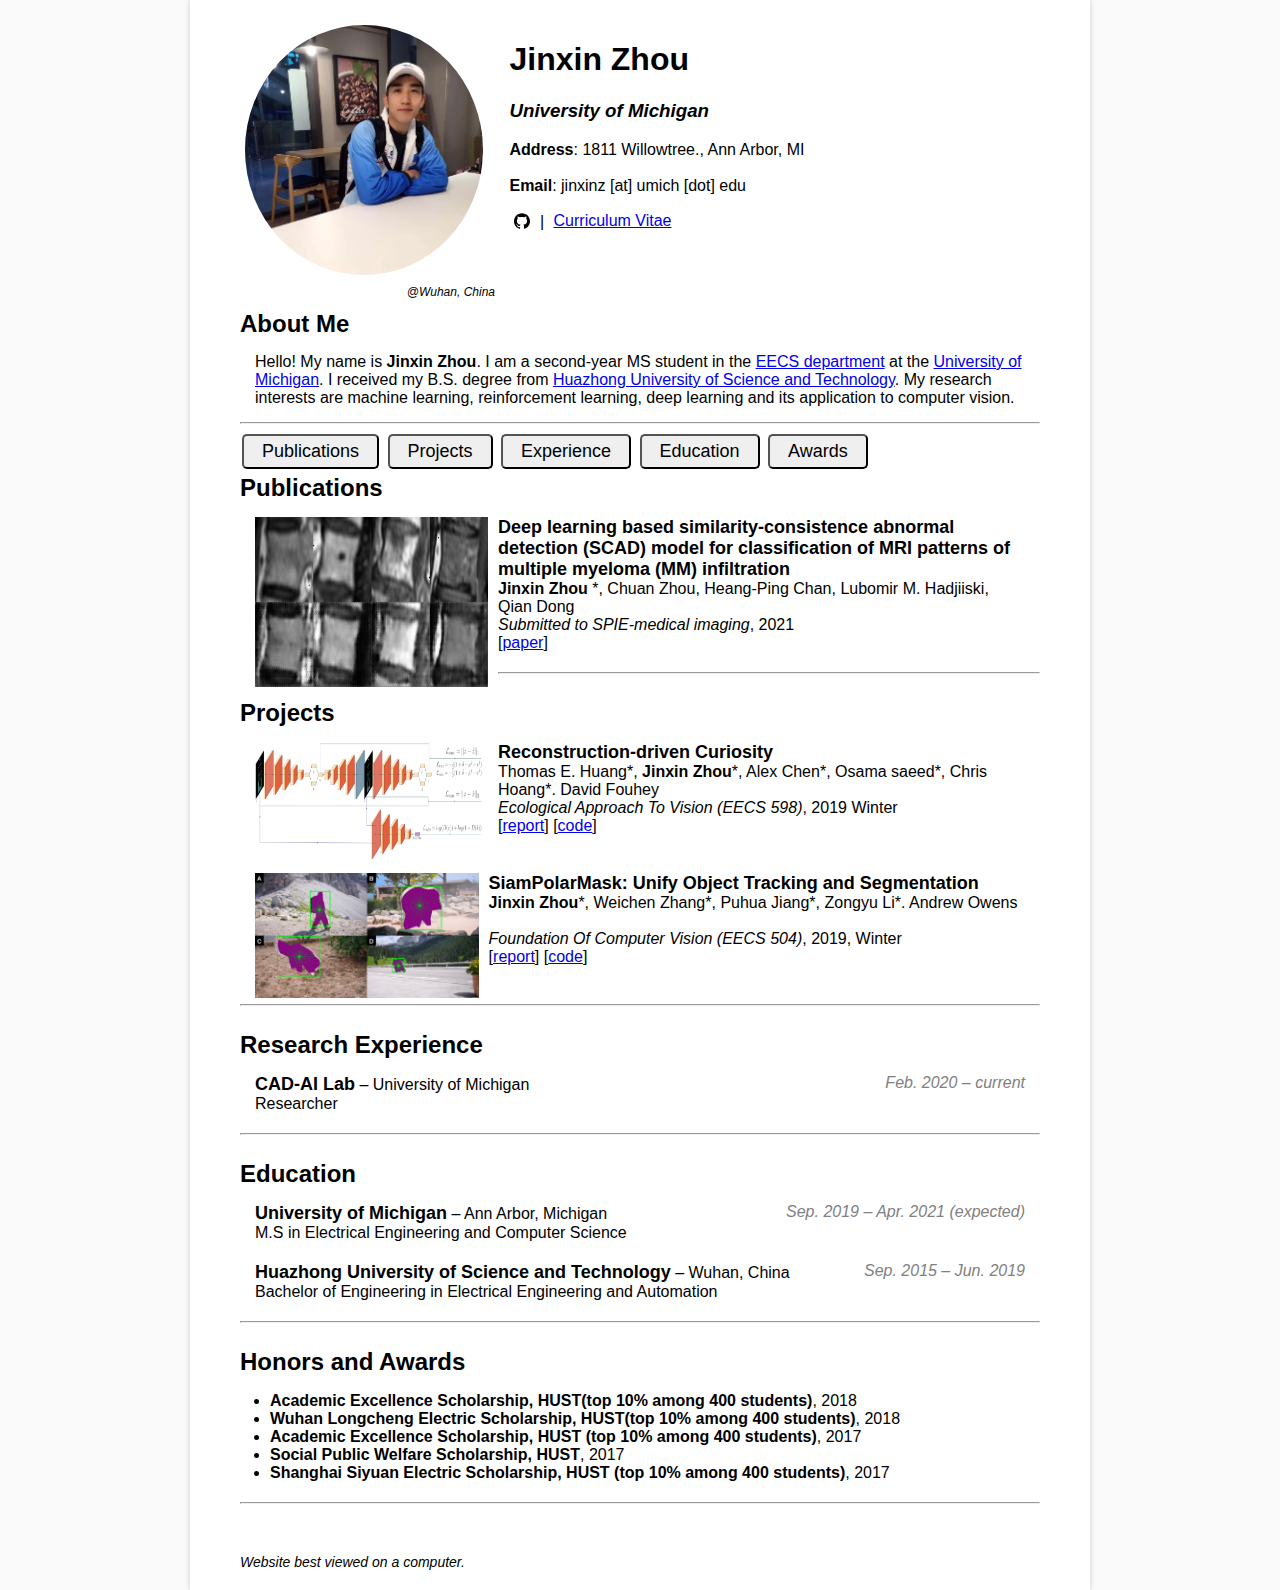
<file: index.html>
<html>
<head>
    <title>Jinxin Zhou</title>
    <!--
    MMMMMMMMMMMMMMMMMMMMMMMMMMMMMMMMMMMMMMMMMMMMMMMMMMMMMMMMMMMM
    MMMMMMMMMMMMMMMMMMMMMMMMMMMMMMMMMMMMMMMMMMMMMMMMMMMMMMMMMMMM
    MMMMMMMMMMMMMMMMMMMMMMMMMMMMMMMMMMMMMMMMMMMMMMMMMMMMMMMMMMMM
    MMMMMMMMMMMMMMMMMMMMMMMMMMMMMMMMMMMMMMMMMMMMMMMMMMMMMMMMMMMM
    MMMMMMMM             MMMMMMMMMMMMMMMMM             MMMMMMMMM
    MMMMMMMM              MMMMMMMMMMMMMMM              MMMMMMMMM
    MMMMMMMM                MMMMMMMMMMM                MMMMMMMMM
    MMMMMMMM                 MMMMMMMMM                 MMMMMMMMM
    MMMMMMMM                  MMMMMMM                  MMMMMMMMM
    MMMMMMMMMMMM               MMMMM                MMMMMMMMMMMM
    MMMMMMMMMMMM                MMM                 MMMMMMMMMMMM
    MMMMMMMMMMMM                 V                  MMMMMMMMMMMM
    MMMMMMMMMMMM                                    MMMMMMMMMMMM
    MMMMMMMMMMMM         ^               ^          MMMMMMMMMMMM
    MMMMMMMMMMMM         MM             MM          MMMMMMMMMMMM
    MMMMMMMMMMMM         MMMM         MMMM          MMMMMMMMMMMM
    MMMMMMMMMMMM         MMMMM       MMMMM          MMMMMMMMMMMM
    MMMMMMMMMMMM         MMMMMM     MMMMMM          MMMMMMMMMMMM
    MMMMMMMM                MMMM   MMMM                MMMMMMMMM
    MMMMMMMM                MMMMMVMMMMM                MMMMMMMMM
    MMMMMMMM                MMMMMMMMMMM                MMMMMMMMM
    MMMMMMMM                MMMMMMMMMMM                MMMMMMMMM
    MMMMMMMM                MMMMMMMMMMM                MMMMMMMMM
    MMMMMMMMMMMMMMMMMMMMMMMMMMMMMMMMMMMMMMMMMMMMMMMMMMMMMMMMMMMM
    MMMMMMMMMMMMMMMMMMMMMMMMMMMMMMMMMMMMMMMMMMMMMMMMMMMMMMMMMMMM
    MMMMMMMMMMMMMMMMMMMMMMMMMMMMMMMMMMMMMMMMMMMMMMMMMMMMMMMMMMMM
    MMMMMMMMMMMMMMMMMMMMMMMMMMMMMMMMMMMMMMMMMMMMMMMMMMMMMMMMMMMM
    MMMMMMMMMMMMMMMMMMMMMMMMMMMMMMMMMMMMMMMMMMMMMMMMMMMMMMMMMMMM
    -->
    <link rel="stylesheet" type="text/css" href="index.css">
    <script src="index.js"></script>
</head>
<body>
    <!-- <h2>Contact Info and Links</h2> -->
    <div>
        <div id="pic_div">
            <img src="static/me.jpg" alt="Me" id="pic">
            <i id="pic_desc">@Wuhan, China</i>
        </div>
        <div id="info">
            <h1>Jinxin Zhou</h1>
            <h3><i>University of Michigan</i></h3>
            <strong>Address</strong>: 1811 Willowtree., Ann Arbor, MI <br><br>
            <strong>Email</strong>: jinxinz [at] umich [dot] edu <br><br>
            <ul id="links_list">
                <li><a href="https://github.com/jinxinzhou" target="_blank"><img height="16" width="16" src="static/icons/github.svg" /></a></li>
                   <!-- [<a href="https://github.com/jinxinzhou" target="_blank">GitHub</a>]-->
                |
                <li><a href="static/resume_Jinxin Zhou.pdf" target="_blank">Curriculum Vitae</a></li>
            </ul>
        </div>
    </div>
    <!-- <hr> -->

    <div id="about">
        <h2 class="title">About Me</h2>
        <div class="norm">
            Hello! My name is <strong>Jinxin Zhou</strong>. I am a second-year MS student in the <a href="https://www.eecs.umich.edu/" target="_blank">EECS department</a> at the <a href="https://umich.edu/" target="_blank">University of Michigan</a>. I received my B.S. degree from <a href="http://english.hust.edu.cn/" target="_blank">Huazhong University of Science and Technology</a>. My <span id="r">r</span>esearch interests are machine learning, reinforcement learning, deep learning and its <span id="a">a</span>pplication to <span id="c">c</span>omputer vision.
        </div>
       <hr>
    </div>

    <div>
        <button id="pub_but">Publications</button>
        <button id="proj_but">Projects</button>
        <button id="exp_but">Experience</button>
        <button id="tae_but"> Education</button>
        <button id="award_but">Awards</button>
    </div>

   
      <div id='pub'>
        <h2 class="title" id="pub_title">Publications</h2>
            <div class="card">
                <img src="static/med.jpg" alt="TFA" style="height: 170px; width: 233px; float: left; margin-right: 10px;">
                <div>
                    <heading>Deep learning based similarity-consistence abnormal detection (SCAD) model for classification of MRI patterns of multiple myeloma (MM) infiltration</heading>
                    <div>
                         <b>Jinxin Zhou </b>*, Chuan Zhou, Heang-Ping Chan, Lubomir M. Hadjiiski, Qian Dong
                    </div>
                    <div>
                        <i>Submitted to  SPIE-medical imaging</i>, 2021
                    </div>
                    <div>
                        [<a href="static/med.pdf" target="_blank">paper</a>]
                    </div>
                </div>
            </div>
        <hr>
    </div>
    
        <div id='proj'>
        <h2 class="title" >Projects</h2>
            <div class="card">
                <img src="static/TFA_fig1.png" alt="TFA" style="height: 125px; width: 233px; float: left; margin-right: 10px;">
                <div>
                    <heading>Reconstruction-driven Curiosity</heading>
                    <div>
                        Thomas E. Huang*, <b>Jinxin Zhou</b>*, Alex Chen*, Osama saeed*, Chris Hoang*. David Fouhey
                    </div>
                    <div>
                        <i>Ecological Approach To Vision (EECS 598)</i>, 2019 Winter
                    </div>
                    <div>
                        [<a href="static/EECS_598_Paper.pdf" target="_blank">report</a>] [<a href="https://github.com/jinxinzhou/Reconstruction-Driven-Curiosity/tree/master/Reconstruction-driven%20curiosity" target="_blank">code</a>]
                    </div>
                </div>
            </div>
            <br>
            <div class="card">
                <img src="static/Siam_fig1.png" alt="HSIM" style="height: 125px; float: left; margin-right: 10px;">
                <div>
                    <heading>SiamPolarMask: Unify Object Tracking and Segmentation</heading>
                    <div>
                         <b>Jinxin Zhou</b>*, Weichen Zhang*, Puhua Jiang*, Zongyu Li*. Andrew Owens
                    </div>
                    <div>
                        <br>
                        <i>Foundation Of Computer Vision (EECS 504)</i>, 2019, Winter
                    </div>
                    <div>
                        [<a href="static/EECS_504_paper.pdf" target="_blank">report</a>] [<a href="https://github.com/jinxinzhou/EECS-504" target="_blank">code</a>]
                        <br>
                        <br>
                    </div>
                </div>
            </div>
        <hr>
    </div>  
    
       <div id='res_exp'>
        <h2 class="title">Research Experience</h2>
        <div class="card">
            <heading>CAD-AI Lab</heading> – University of Michigan <span class="date">Feb. 2020 – current</span>
            <div>
                Researcher
            </div>
            <!-- <div class="card_body hide_on_all">
                <br>
                 I am researching the application of deep learning for abnormal detection, specfically, in a weakly-supervised way to discriminate health images and cancer images. Work done under <a href="https://medicine.umich.edu/dept/radiology/chuan-zhou-phd" target="_blank">Professor Chuan Zhou</a>.
            </div> -->
        </div>
        <hr>
    </div>

    <div id='ed'>
        <h2 class="title">Education</h2>
        <div class="card">
            <heading>University of Michigan</heading> – Ann Arbor, Michigan <span class="date">Sep. 2019 – Apr. 2021 (expected)</span>
            <div>
                M.S in Electrical Engineering and Computer Science 
            </div>
            <div class="card_body hide_on_all">
                <br>
                Relevant coursework: Computational Data and Machine Learning, Deep Learning for Computer, Reinforcement Learning Theory, Foundation of computer Vision, Vision Ecological Approach to Visual Perception.
            </div>
        </div>
        <div class="card">
            <heading>Huazhong University of Science and Technology</heading> – Wuhan, China <span class="date">Sep. 2015 – Jun. 2019</span>
            <div>
                <span id="b">B</span>achelor of Engineering in Electrical Engineering and Automation
            </div>
            <div class="card_body hide_on_all">
                <br>
                Cumulative GPA: 3.88, Major GPA: 4.0 <br>
                Relevant coursework: Machine Learning, Reinforcement Learning, Computer Vision, Artificial Intelligence, Natural Language Processing, Data Mining, Algorithmic Robotics, Web Systems, Operating Systems.<br><br>
                Honors and Awards: <a href="https://studentawards.engin.umich.edu/deanslist/" target="_blank">Dean's Honor List</a> (Fall '15, Winter & Fall '16, Fall '17, Winter '18), <a href="http://honors.umich.edu/awards.php" target="_blank">University Honors</a> (Winter '16, Fall '17, Winter '18), <a href="http://honors.umich.edu/awards.php" target="_blank">James B. Angell Scholar</a> ('18)
            </div>
        </div>
        <hr>
    </div>

    <div id='award'>
        <h2 class="title">Honors and Awards</h2>
        <div class="card">
            <div>
                <ul id='award_list'>
                    <li><strong>Academic Excellence Scholarship, HUST(top 10% among 400 students)</strong>, 2018</li>
                    <li><strong>Wuhan Longcheng Electric Scholarship, HUST(top 10% among 400 students)</strong>, 2018
                    <li><strong>Academic Excellence Scholarship, HUST (top 10% among 400 students)</strong>, 2017
                    <li><strong>Social Public Welfare Scholarship, HUST</strong>, 2017
                    <li><strong>Shanghai Siyuan Electric Scholarship, HUST (top 10% among 400 students)</strong>, 2017
                        <ul class="hide_on_all">
                            <li>Endowed in memory of Murray Orenstein in 1979 by Richard H. Orenstein (BS '62), Sarasota, Florida</li>
                        </ul>
                    </li>
                </ul>
            </div>
        </div>
        <hr>
    </div>

    <!-- Below are not shown by default -->


    <!-- <hr> -->

    <div id="footer">
        <i>Website best viewed on a computer.</i>
    </div>
</body>
</html>
</file>
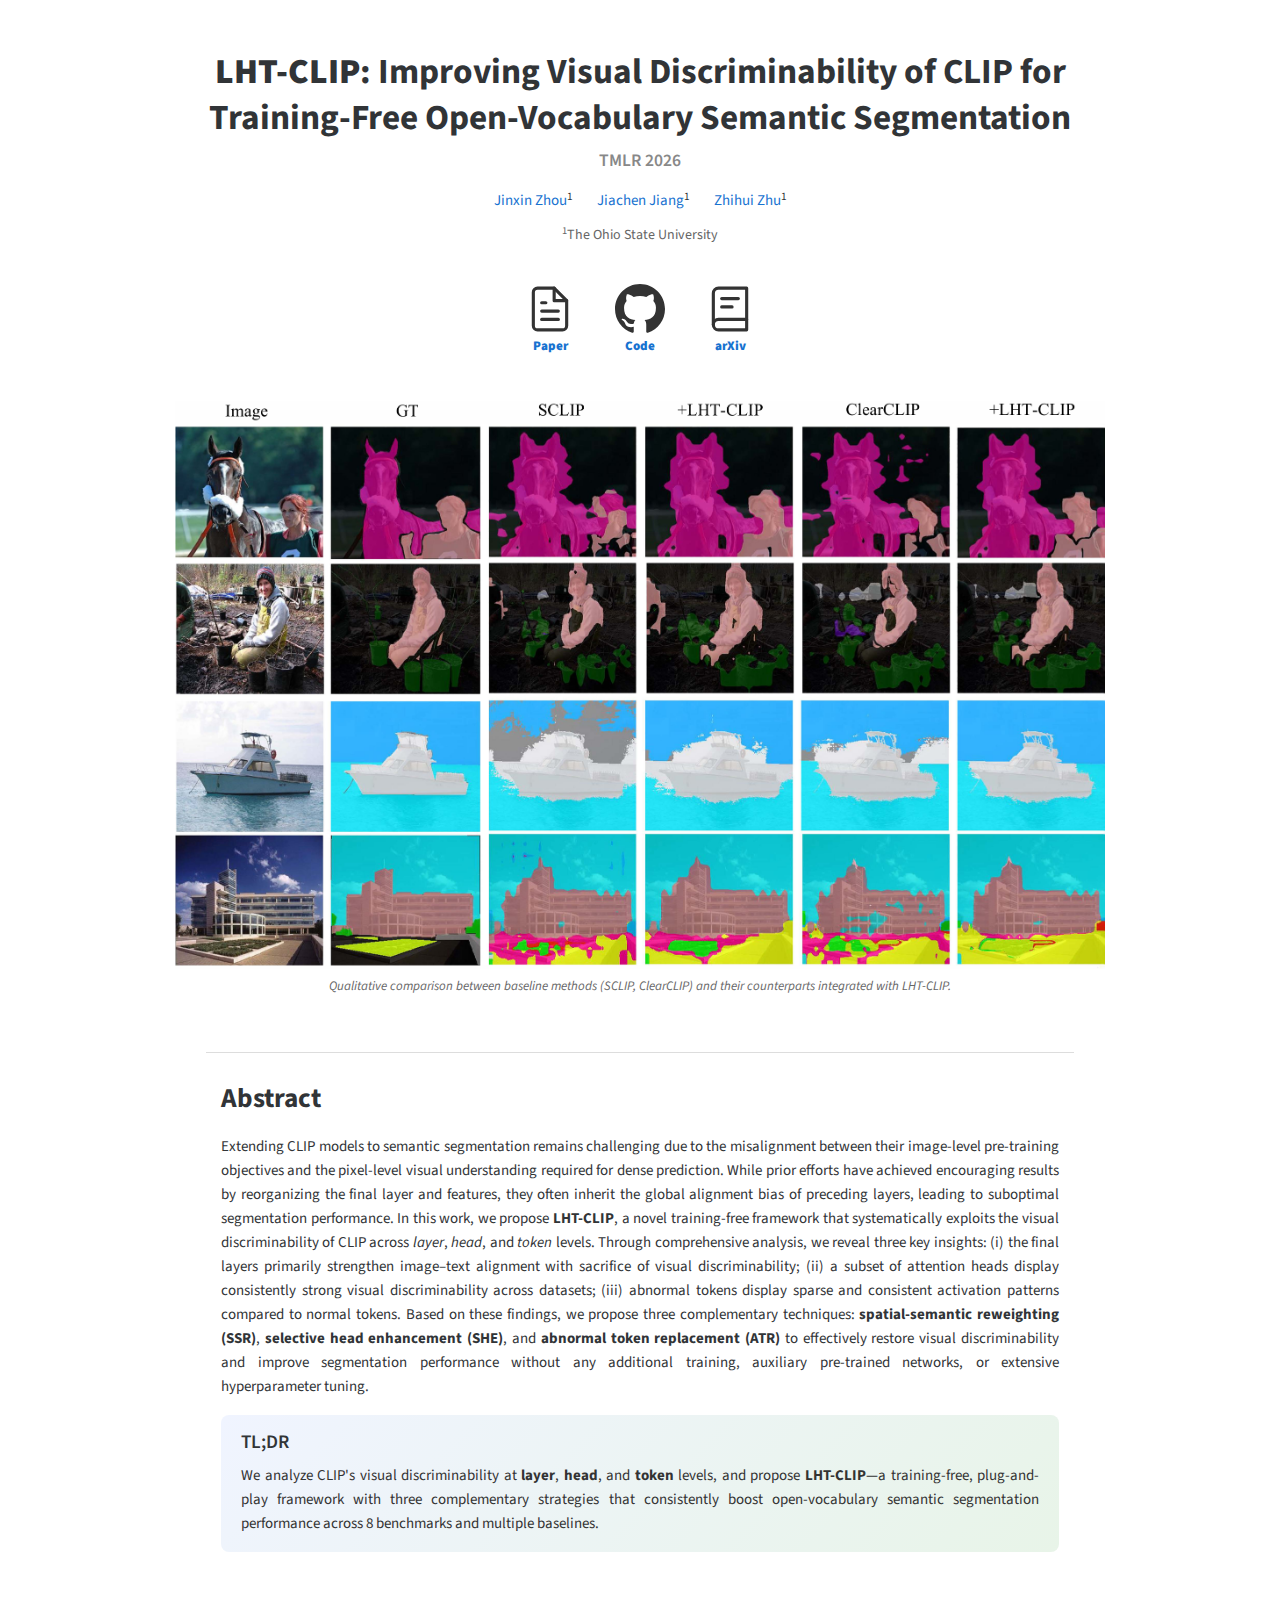
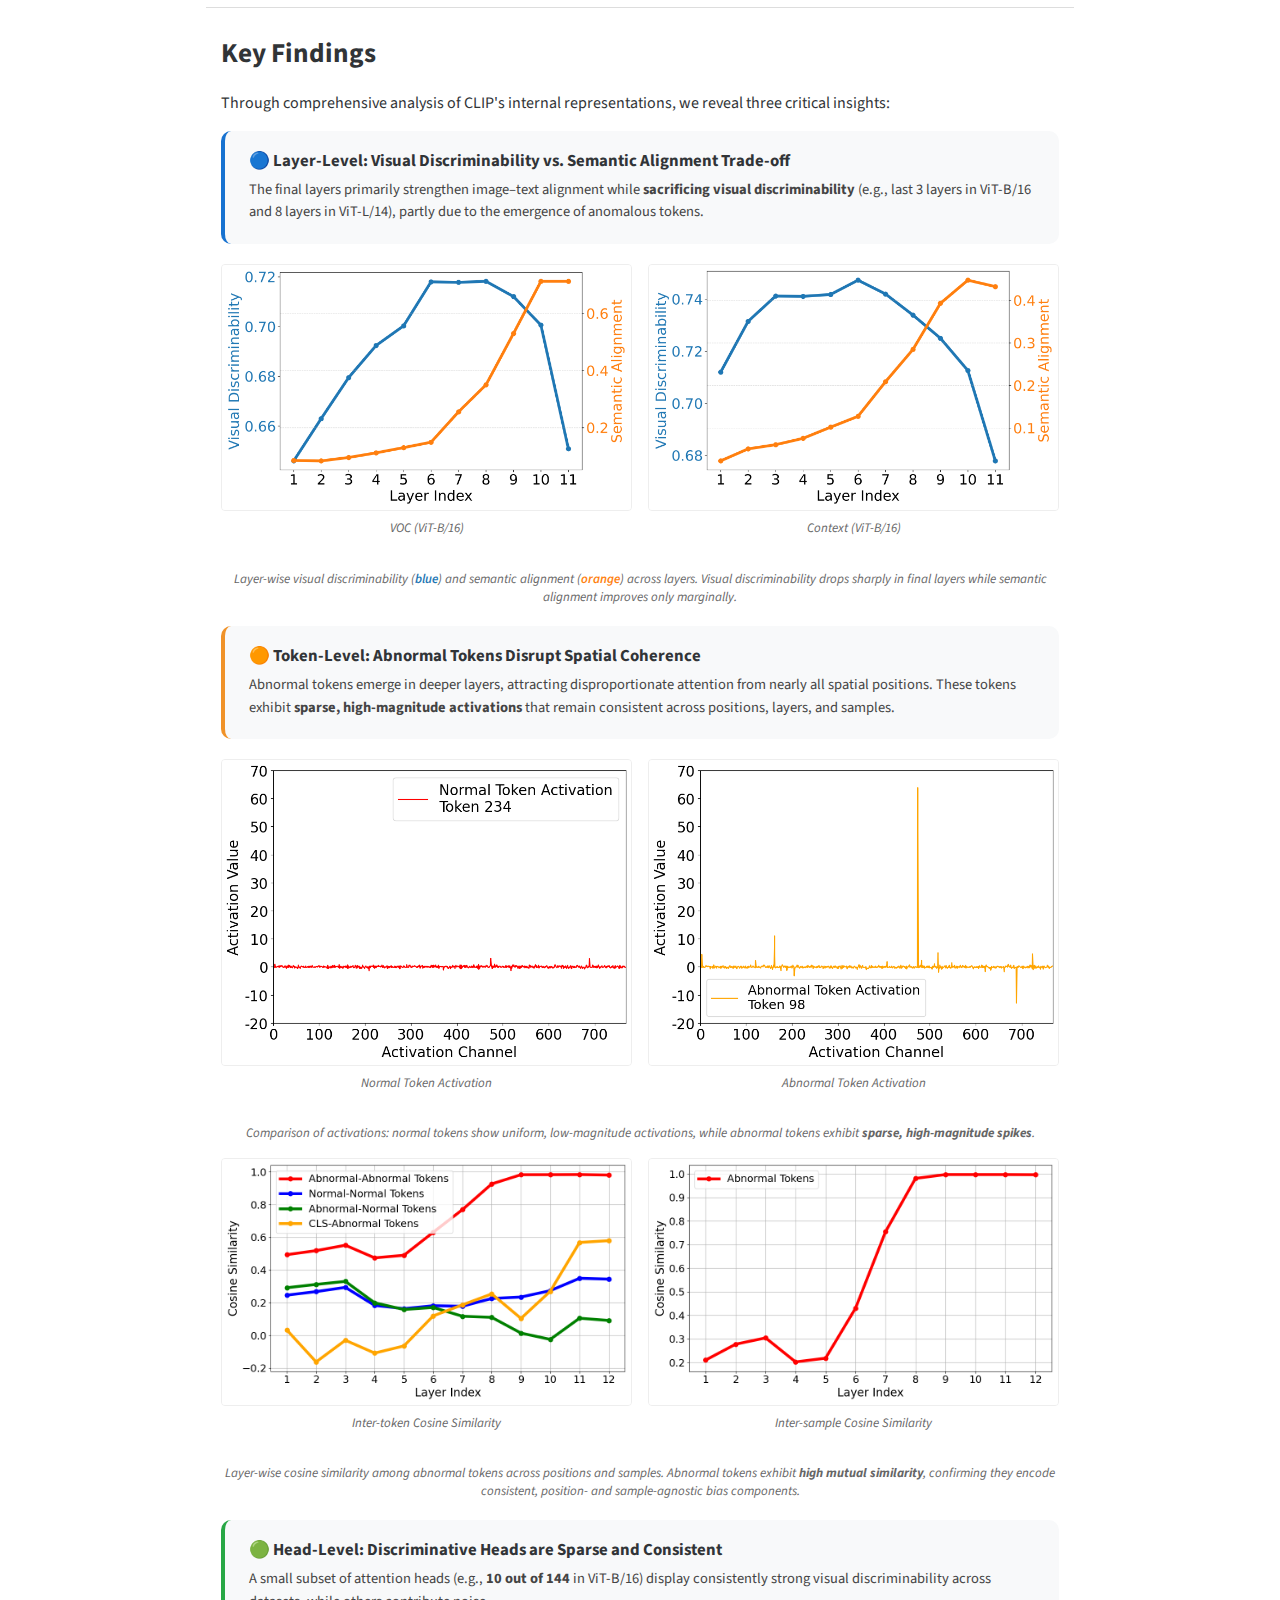
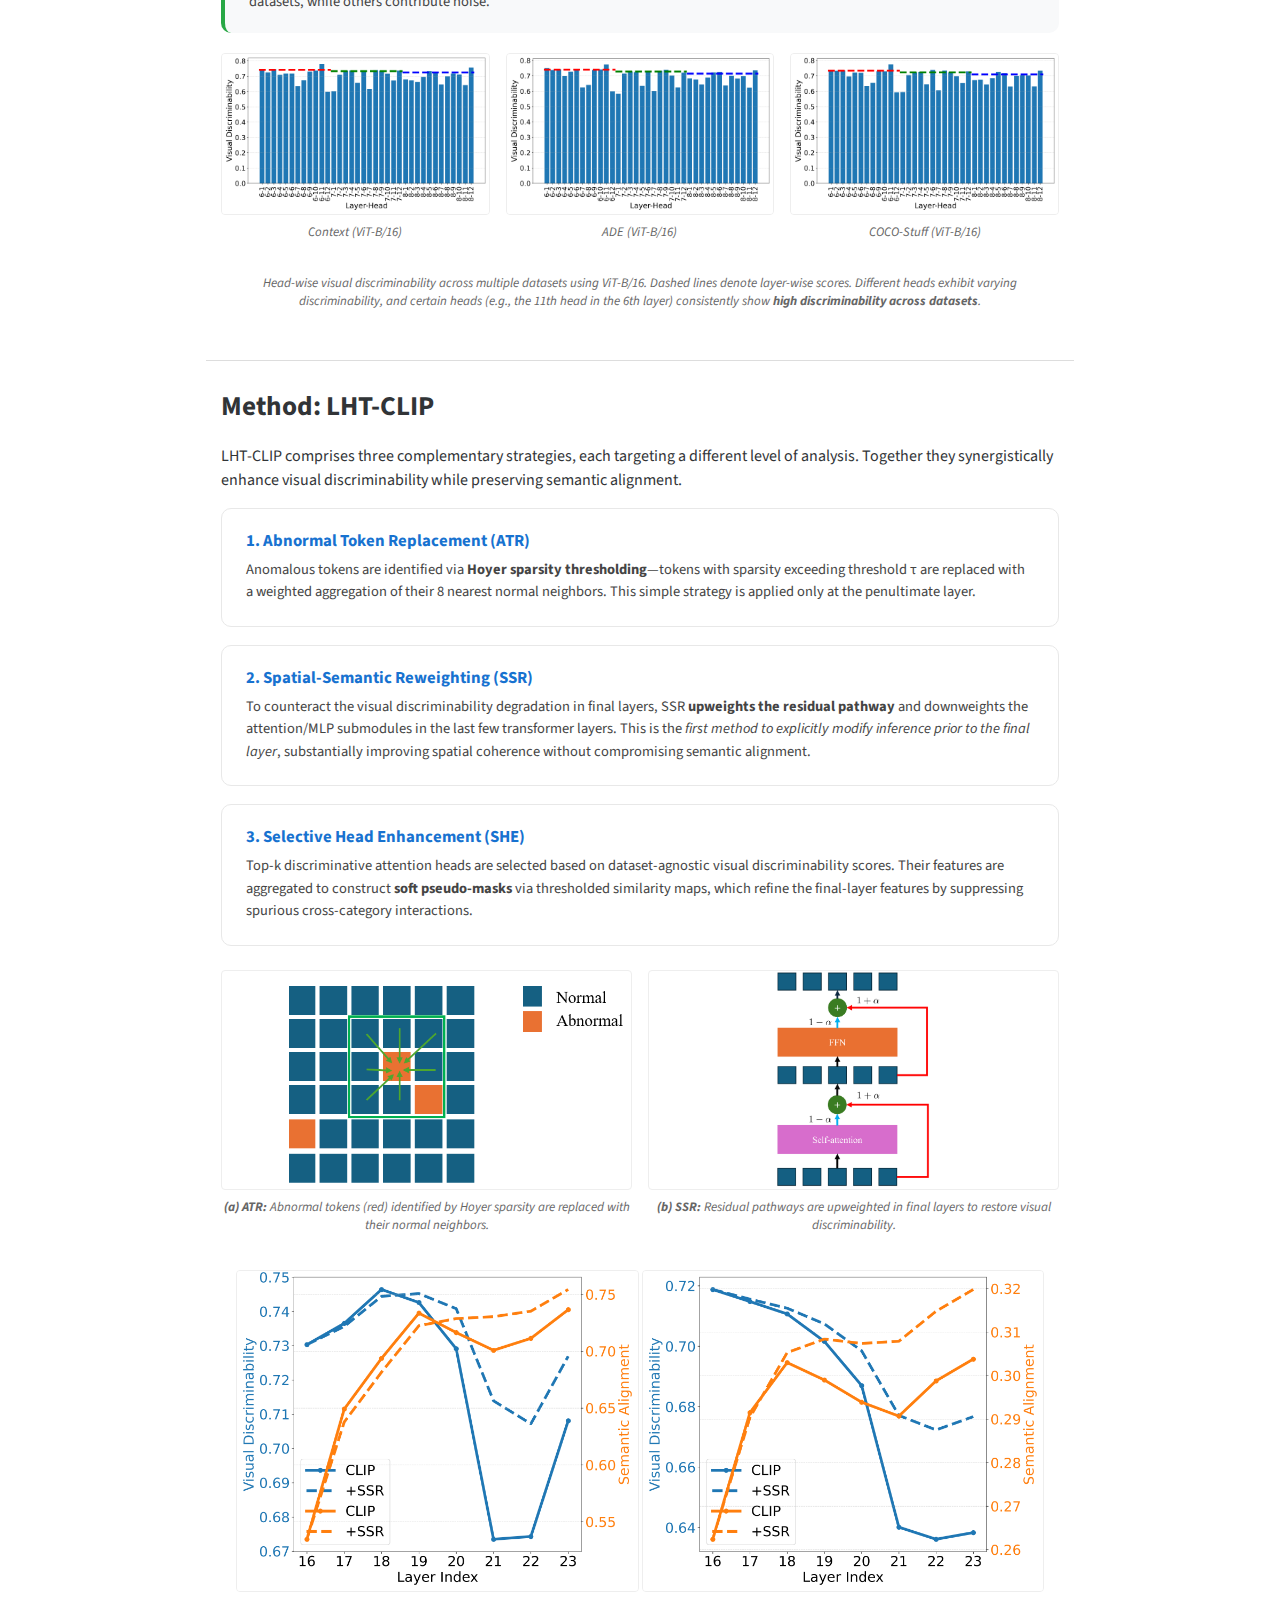
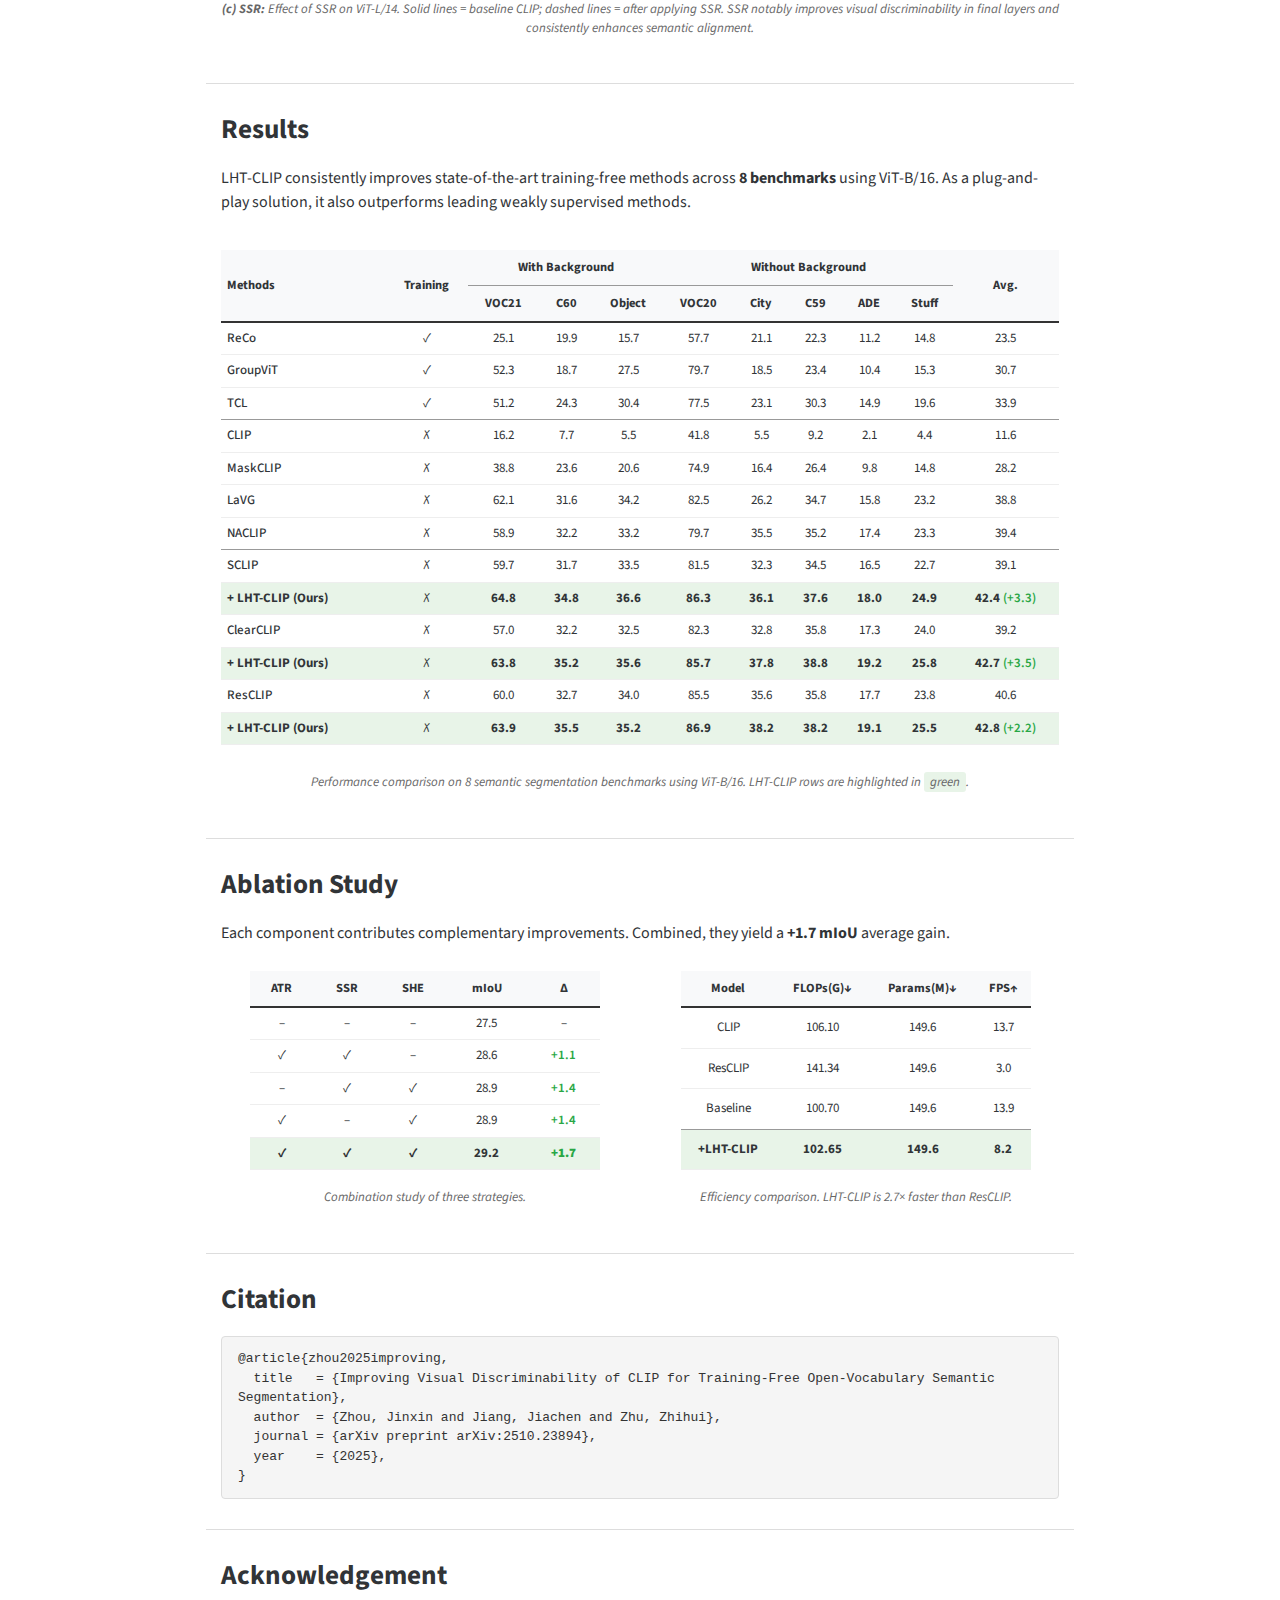
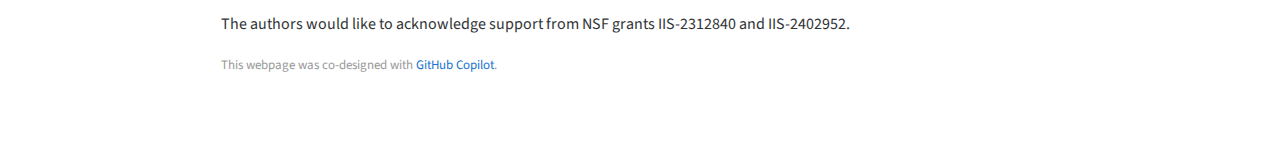
<file: LTH-CLIP/index.html>
<!DOCTYPE html>
<html>

<head>
  <meta charset="utf-8">
  <meta name="viewport" content="width=device-width, initial-scale=1.0, shrink-to-fit=no">
  <title>LHT-CLIP: Improving Visual Discriminability of CLIP for Training-Free Open-Vocabulary Semantic Segmentation</title>

  <meta property="og:site_name" content="LHT-CLIP" />
  <meta property="og:type" content="article" />
  <meta property="og:title" content="LHT-CLIP: Improving Visual Discriminability of CLIP for Training-Free Open-Vocabulary Semantic Segmentation" />
  <meta property="og:description" content="A training-free framework that systematically exploits CLIP's visual discriminability across layer, head, and token levels for open-vocabulary semantic segmentation." />

  <!-- Bootstrap CSS -->
  <link rel="stylesheet" href="https://cdnjs.cloudflare.com/ajax/libs/twitter-bootstrap/4.5.0/css/bootstrap.min.css">
  <!-- Font Awesome -->
  <link rel="stylesheet" href="https://cdnjs.cloudflare.com/ajax/libs/font-awesome/6.4.0/css/all.min.css">
  <!-- Google Fonts -->
  <link href="https://fonts.googleapis.com/css2?family=Source+Sans+Pro:wght@300;400;600;700&display=swap" rel="stylesheet">

  <style>
    body {
      font-family: 'Source Sans Pro', 'Lato', Verdana, Helvetica, sans-serif;
      padding-bottom: 50px;
      color: #313437;
      background-color: #fff;
    }

    a {
      color: #1772d0;
      text-decoration: none;
    }

    a:focus, a:hover {
      color: #f09228;
      text-decoration: none;
    }

    .highlight-clean {
      color: #313437;
      background-color: #fff;
      padding: 50px 0 10px 0;
    }

    .highlight-clean p {
      color: #7d8285;
    }

    #title {
      font-size: 2.2em;
      font-weight: 700;
      line-height: 1.3;
      margin-bottom: 10px;
    }

    #title small {
      font-size: 0.5em;
      font-weight: 600;
      color: #888;
      display: block;
      margin-top: 8px;
    }

    .author-table {
      margin: 0 auto;
      text-align: center;
    }

    .author-table td {
      padding: 8px 12px;
      font-size: 15px;
      text-align: center;
    }

    #new-author-table {
      margin: 0 auto;
      text-align: center;
    }

    #new-author-table td {
      padding: 4px 15px;
      font-size: 14px;
      color: #666;
      text-align: center;
    }

    .nav-pills > li > a {
      text-align: center;
      padding: 8px 12px;
    }

    .nav-pills > li > a img {
      display: block;
      margin: 0 auto 5px auto;
    }

    .nav-pills > li > a h4 {
      font-size: 13px;
      font-weight: 600;
    }

    hr.divider {
      margin: 30px auto;
      max-width: 868px;
      border-top: 1px solid #ddd;
    }

    h2 {
      font-weight: 700;
      margin-bottom: 20px;
      font-size: 1.7em;
    }

    h3 {
      font-weight: 600;
      font-size: 1.2em;
      margin-top: 20px;
      margin-bottom: 10px;
    }

    .text-justify {
      text-align: justify;
      line-height: 1.6;
      font-size: 15px;
    }

    .img-responsive {
      display: block;
      max-width: 100%;
      height: auto;
    }

    code {
      display: block;
      background-color: #f5f5f5;
      border: 1px solid #ddd;
      border-radius: 4px;
      padding: 12px 16px;
      font-size: 13px;
      line-height: 1.5;
      white-space: pre-wrap;
      word-wrap: break-word;
      color: #333;
    }

    /* Key findings cards */
    .finding-card {
      background: #f8f9fa;
      border-radius: 10px;
      padding: 20px 24px;
      margin-bottom: 20px;
      border-left: 4px solid;
    }

    .finding-card.layer {
      border-left-color: #1772d0;
    }

    .finding-card.head {
      border-left-color: #28a745;
    }

    .finding-card.token {
      border-left-color: #f09228;
    }

    .finding-card h4 {
      font-weight: 700;
      font-size: 1.05em;
      margin-bottom: 8px;
    }

    .finding-card p {
      margin-bottom: 0;
      font-size: 14.5px;
      line-height: 1.55;
      color: #444;
    }

    /* Method cards */
    .method-card {
      background: #fff;
      border: 1px solid #e8e8e8;
      border-radius: 10px;
      padding: 22px 24px;
      margin-bottom: 18px;
      transition: box-shadow 0.2s;
    }

    .method-card:hover {
      box-shadow: 0 4px 16px rgba(0, 0, 0, 0.08);
    }

    .method-card h4 {
      font-weight: 700;
      font-size: 1.05em;
      margin-bottom: 8px;
      color: #1772d0;
    }

    .method-card p {
      margin-bottom: 0;
      font-size: 14.5px;
      line-height: 1.55;
      color: #444;
    }

    /* Results table */
    .results-table {
      width: 100%;
      border-collapse: collapse;
      font-size: 13px;
      margin: 20px 0;
    }

    .results-table th {
      background: #f8f9fa;
      padding: 8px 6px;
      text-align: center;
      font-weight: 700;
      border-bottom: 2px solid #333;
      font-size: 12.5px;
    }

    .results-table td {
      padding: 6px;
      text-align: center;
      border-bottom: 1px solid #eee;
    }

    .results-table tr.highlight-row {
      background-color: #e8f4e8;
    }

    .results-table tr.separator td {
      border-bottom: 1.5px solid #999;
    }

    .results-table .improvement {
      color: #28a745;
      font-weight: 600;
    }

    .results-table .method-name {
      text-align: left;
      font-weight: 500;
    }

    .results-table .training-col {
      text-align: center;
    }

    /* Figure grid */
    .figure-row {
      display: flex;
      gap: 16px;
      margin: 20px 0;
      flex-wrap: wrap;
      justify-content: center;
    }

    .figure-row .figure-item {
      flex: 1;
      min-width: 200px;
      text-align: center;
    }

    .figure-row .figure-item img {
      max-width: 100%;
      height: auto;
      border-radius: 4px;
    }

    .figure-caption {
      font-size: 13px;
      color: #666;
      margin-top: 8px;
      text-align: center;
      line-height: 1.4;
      font-style: italic;
    }

    /* SVG icons for links */
    .link-icon {
      width: 50px;
      height: 50px;
      display: block;
      margin: 0 auto 5px auto;
    }

    /* Responsive */
    @media (max-width: 768px) {
      #title {
        font-size: 1.5em;
      }

      .author-table td {
        display: block;
        padding: 4px 0;
      }

      .figure-row {
        flex-direction: column;
      }

      .figure-row .figure-item {
        min-width: 100%;
      }
    }

    .tldr-box {
      background: linear-gradient(135deg, #f0f4ff 0%, #e8f4e8 100%);
      border-radius: 8px;
      padding: 16px 20px;
      margin: 15px 0 25px 0;
    }

    .tldr-box p {
      margin-bottom: 0;
      color: #333;
    }

    .section-subtitle {
      font-size: 14px;
      color: #888;
      text-transform: uppercase;
      letter-spacing: 1.5px;
      margin-bottom: 5px;
      font-weight: 600;
    }

    .analysis-figures {
      display: grid;
      grid-template-columns: 1fr 1fr;
      gap: 16px;
      margin: 16px 0;
    }

    @media (max-width: 600px) {
      .analysis-figures {
        grid-template-columns: 1fr;
      }
    }

    .analysis-figures img {
      width: 100%;
      border-radius: 4px;
      border: 1px solid #eee;
    }
  </style>
</head>

<body>

  <!-- ===== TITLE / AUTHORS / LINKS ===== -->
  <div class="highlight-clean" style="padding-bottom: 10px;">
    <div class="container" style="max-width: 1060px;">
      <div class="row" style="margin: 0 auto;">
        <h1 class="col-md-12 text-center" id="title">
          <a href="https://arxiv.org/abs/2510.23894" target="_blank" style="color:inherit; text-decoration:none;"><b>LHT-CLIP</b>: Improving Visual Discriminability of CLIP for<br> Training-Free Open-Vocabulary Semantic Segmentation</a>
          <small><a href="https://jmlr.org/tmlr/" target="_blank" style="font-size:1em; color:#888;">TMLR 2026</a></small>
        </h1>
      </div>
    </div>

    <div class="container" style="max-width: 868px;">
      <div class="row" style="margin:0 auto;">
        <div class="col-md-12 text-center">
          <table class="author-table" id="author-table">
            <tr>
              <td>
                <a style="text-decoration:none" href="https://jinxinzhou.github.io/">Jinxin Zhou</a><sup>1</sup>
              </td>
              <td>
                <a style="text-decoration:none" href="https://kongwanbianjinyu.github.io/">Jiachen Jiang</a><sup>1</sup>
              </td>
              <td>
                <a style="text-decoration:none" href="https://zhihuizhu.github.io/index.html">Zhihui Zhu</a><sup>1</sup>
              </td>
            </tr>
          </table>

          <table class="author-table" id="new-author-table">
            <tr>
              <td><sup>1</sup>The Ohio State University</td>
            </tr>
          </table>
        </div>
      </div>
    </div>

    <!-- Links -->
    <div class="container" style="max-width: 868px;">
      <div class="row" style="margin-top: 10px;">
        <div class="col-md-12 text-center">
          <ul class="nav nav-pills" style="display:inline-flex; justify-content:center; list-style:none; padding:0;">
            <li style="margin: 0 20px;">
              <a href="https://arxiv.org/abs/2510.23894" target="_blank">
                <svg class="link-icon" xmlns="http://www.w3.org/2000/svg" viewBox="0 0 24 24" fill="none" stroke="#333" stroke-width="1.5" stroke-linecap="round" stroke-linejoin="round">
                  <path d="M14 2H6a2 2 0 0 0-2 2v16a2 2 0 0 0 2 2h12a2 2 0 0 0 2-2V8z"></path>
                  <polyline points="14 2 14 8 20 8"></polyline>
                  <line x1="16" y1="13" x2="8" y2="13"></line>
                  <line x1="16" y1="17" x2="8" y2="17"></line>
                  <polyline points="10 9 9 9 8 9"></polyline>
                </svg>
                <h4><strong>Paper</strong></h4>
              </a>
            </li>
            <li style="margin: 0 20px;">
              <a href="https://github.com/jinxinzhou/LTH-CLIP" target="_blank">
                <svg class="link-icon" xmlns="http://www.w3.org/2000/svg" viewBox="0 0 24 24" fill="#333">
                  <path d="M12 0c-6.626 0-12 5.373-12 12 0 5.302 3.438 9.8 8.207 11.387.599.111.793-.261.793-.577v-2.234c-3.338.726-4.033-1.416-4.033-1.416-.546-1.387-1.333-1.756-1.333-1.756-1.089-.745.083-.729.083-.729 1.205.084 1.839 1.237 1.839 1.237 1.07 1.834 2.807 1.304 3.492.997.107-.775.418-1.305.762-1.604-2.665-.305-5.467-1.334-5.467-5.931 0-1.311.469-2.381 1.236-3.221-.124-.303-.535-1.524.117-3.176 0 0 1.008-.322 3.301 1.23.957-.266 1.983-.399 3.003-.404 1.02.005 2.047.138 3.006.404 2.291-1.552 3.297-1.23 3.297-1.23.653 1.653.242 2.874.118 3.176.77.84 1.235 1.911 1.235 3.221 0 4.609-2.807 5.624-5.479 5.921.43.372.823 1.102.823 2.222v3.293c0 .319.192.694.801.576 4.765-1.589 8.199-6.086 8.199-11.386 0-6.627-5.373-12-12-12z"/>
                </svg>
                <h4><strong>Code</strong></h4>
              </a>
            </li>
            <li style="margin: 0 20px;">
              <a href="https://arxiv.org/abs/2510.23894" target="_blank">
                <svg class="link-icon" xmlns="http://www.w3.org/2000/svg" viewBox="0 0 24 24" fill="none" stroke="#333" stroke-width="1.5" stroke-linecap="round" stroke-linejoin="round">
                  <path d="M4 19.5A2.5 2.5 0 0 1 6.5 17H20"></path>
                  <path d="M6.5 2H20v20H6.5A2.5 2.5 0 0 1 4 19.5v-15A2.5 2.5 0 0 1 6.5 2z"></path>
                  <line x1="8" y1="7" x2="16" y2="7"></line>
                  <line x1="8" y1="11" x2="13" y2="11"></line>
                </svg>
                <h4><strong>arXiv</strong></h4>
              </a>
            </li>
          </ul>
        </div>
      </div>
    </div>

    <!-- Visualization -->
    <div class="container" style="max-width: 960px; margin-top: 15px;">
      <div class="row">
        <div class="col-md-12">
          <img src="assets/ovss_vis.png" class="img-responsive" alt="Qualitative comparison of segmentation results" style="width:100%; margin:0 auto;">
          <p class="figure-caption" style="font-size:13px; color:#666; text-align:center; margin-top:8px;">Qualitative comparison between baseline methods (SCLIP, ClearCLIP) and their counterparts integrated with LHT-CLIP.</p>
        </div>
      </div>
    </div>
  </div>

  <!-- ===== ABSTRACT ===== -->
  <hr class="divider" />
  <div class="container" style="max-width: 868px;">
    <div class="row">
      <div class="col-md-12">
        <h2>Abstract</h2>
        <p class="text-justify">
          Extending CLIP models to semantic segmentation remains challenging due to the misalignment between their image-level pre-training objectives and the pixel-level visual understanding required for dense prediction. While prior efforts have achieved encouraging results by reorganizing the final layer and features, they often inherit the global alignment bias of preceding layers, leading to suboptimal segmentation performance. In this work, we propose <strong>LHT-CLIP</strong>, a novel training-free framework that systematically exploits the visual discriminability of CLIP across <em>layer</em>, <em>head</em>, and <em>token</em> levels. Through comprehensive analysis, we reveal three key insights: (i) the final layers primarily strengthen image–text alignment with sacrifice of visual discriminability; (ii) a subset of attention heads display consistently strong visual discriminability across datasets; (iii) abnormal tokens display sparse and consistent activation patterns compared to normal tokens. Based on these findings, we propose three complementary techniques: <strong>spatial-semantic reweighting (SSR)</strong>, <strong>selective head enhancement (SHE)</strong>, and <strong>abnormal token replacement (ATR)</strong> to effectively restore visual discriminability and improve segmentation performance without any additional training, auxiliary pre-trained networks, or extensive hyperparameter&nbsp;tuning.
        </p>

        <div class="tldr-box">
          <h3 style="margin-top:0;">TL;DR</h3>
          <p class="text-justify">
            We analyze CLIP's visual discriminability at <strong>layer</strong>, <strong>head</strong>, and <strong>token</strong> levels, and propose <strong>LHT-CLIP</strong>—a training-free, plug-and-play framework with three complementary strategies that consistently boost open-vocabulary semantic segmentation performance across 8 benchmarks and multiple baselines.
          </p>
        </div>
      </div>
    </div>
  </div>

  <!-- ===== KEY FINDINGS ===== -->
  <hr class="divider" />
  <div class="container" style="max-width: 868px;">
    <div class="row">
      <div class="col-md-12">
        <h2>Key Findings</h2>
        <p>Through comprehensive analysis of CLIP's internal representations, we reveal three critical insights:</p>

        <div class="finding-card layer">
          <h4>🔵 Layer-Level: Visual Discriminability vs. Semantic Alignment Trade-off</h4>
          <p>The final layers primarily strengthen image–text alignment while <strong>sacrificing visual discriminability</strong> (e.g., last 3 layers in ViT-B/16 and 8 layers in ViT-L/14), partly due to the emergence of anomalous tokens.</p>
        </div>

        <div class="analysis-figures">
          <div style="text-align:center;">
            <img src="assets/layerwise_roc_clip_voc_b-16.png" alt="Layer-wise analysis on VOC (ViT-B/16)">
            <p class="figure-caption">VOC (ViT-B/16)</p>
          </div>
          <div style="text-align:center;">
            <img src="assets/layerwise_roc_clip_context_b-16.png" alt="Layer-wise analysis on Context (ViT-B/16)">
            <p class="figure-caption">Context (ViT-B/16)</p>
          </div>
        </div>
        <p class="figure-caption" style="margin-top:0; margin-bottom: 20px;">
          Layer-wise visual discriminability (<span style="color:#1f77b4;font-weight:600;">blue</span>) and semantic alignment (<span style="color:#ff7f0e;font-weight:600;">orange</span>) across layers. Visual discriminability drops sharply in final layers while semantic alignment improves only marginally.
        </p>

        <div class="finding-card token">
          <h4>🟠 Token-Level: Abnormal Tokens Disrupt Spatial Coherence</h4>
          <p>Abnormal tokens emerge in deeper layers, attracting disproportionate attention from nearly all spatial positions. These tokens exhibit <strong>sparse, high-magnitude activations</strong> that remain consistent across positions, layers, and samples.</p>
        </div>

        <div class="analysis-figures">
          <div style="text-align:center;">
            <img src="assets/normal_act.png" alt="Normal token activation">
            <p class="figure-caption">Normal Token Activation</p>
          </div>
          <div style="text-align:center;">
            <img src="assets/sparse_act.png" alt="Abnormal token activation">
            <p class="figure-caption">Abnormal Token Activation</p>
          </div>
        </div>
        <p class="figure-caption" style="margin-top:0; margin-bottom: 10px;">
          Comparison of activations: normal tokens show uniform, low-magnitude activations, while abnormal tokens exhibit <strong>sparse, high-magnitude spikes</strong>.
        </p>

        <div class="analysis-figures" style="margin-top: 16px;">
          <div style="text-align:center;">
            <img src="assets/position.png" alt="Inter-token cosine similarity">
            <p class="figure-caption">Inter-token Cosine Similarity</p>
          </div>
          <div style="text-align:center;">
            <img src="assets/sample.png" alt="Inter-sample cosine similarity">
            <p class="figure-caption">Inter-sample Cosine Similarity</p>
          </div>
        </div>
        <p class="figure-caption" style="margin-top:0; margin-bottom: 20px;">
          Layer-wise cosine similarity among abnormal tokens across positions and samples. Abnormal tokens exhibit <strong>high mutual similarity</strong>, confirming they encode consistent, position- and sample-agnostic bias components.
        </p>

        <div class="finding-card head">
          <h4>🟢 Head-Level: Discriminative Heads are Sparse and Consistent</h4>
          <p>A small subset of attention heads (e.g., <strong>10 out of 144</strong> in ViT-B/16) display consistently strong visual discriminability across datasets, while others contribute noise.</p>
        </div>

        <div class="analysis-figures" style="margin-top: 16px; grid-template-columns: 1fr 1fr 1fr;">
          <div style="text-align:center;">
            <img src="assets/auc_per_head_context_b16_new.png" alt="Head-wise AUC on Context (ViT-B/16)">
            <p class="figure-caption">Context (ViT-B/16)</p>
          </div>
          <div style="text-align:center;">
            <img src="assets/auc_per_head_ade_b16_new.png" alt="Head-wise AUC on ADE (ViT-B/16)">
            <p class="figure-caption">ADE (ViT-B/16)</p>
          </div>
          <div style="text-align:center;">
            <img src="assets/auc_per_head_stuff_b16_new.png" alt="Head-wise AUC on COCO-Stuff (ViT-B/16)">
            <p class="figure-caption">COCO-Stuff (ViT-B/16)</p>
          </div>
        </div>
        <p class="figure-caption" style="margin-top:0; margin-bottom: 20px;">
          Head-wise visual discriminability across multiple datasets using ViT-B/16. Dashed lines denote layer-wise scores. Different heads exhibit varying discriminability, and certain heads (e.g., the 11th head in the 6th layer) consistently show <strong>high discriminability across datasets</strong>.
        </p>
      </div>
    </div>
  </div>

  <!-- ===== METHOD ===== -->
  <hr class="divider" />
  <div class="container" style="max-width: 868px;">
    <div class="row">
      <div class="col-md-12">
        <h2>Method: LHT-CLIP</h2>
        <p>LHT-CLIP comprises three complementary strategies, each targeting a different level of analysis. Together they synergistically enhance visual discriminability while preserving semantic alignment.</p>

        <div class="method-card">
          <h4>1. Abnormal Token Replacement (ATR)</h4>
          <p>
            Anomalous tokens are identified via <strong>Hoyer sparsity thresholding</strong>—tokens with sparsity exceeding threshold τ are replaced with a weighted aggregation of their 8 nearest normal neighbors. This simple strategy is applied only at the penultimate layer.
          </p>
        </div>

        <div class="method-card">
          <h4>2. Spatial-Semantic Reweighting (SSR)</h4>
          <p>
            To counteract the visual discriminability degradation in final layers, SSR <strong>upweights the residual pathway</strong> and downweights the attention/MLP submodules in the last few transformer layers. This is the <em>first method to explicitly modify inference prior to the final layer</em>, substantially improving spatial coherence without compromising semantic alignment.
          </p>
        </div>

        <div class="method-card">
          <h4>3. Selective Head Enhancement (SHE)</h4>
          <p>
            Top-k discriminative attention heads are selected based on dataset-agnostic visual discriminability scores. Their features are aggregated to construct <strong>soft pseudo-masks</strong> via thresholded similarity maps, which refine the final-layer features by suppressing spurious cross-category interactions.
          </p>
        </div>

        <div style="display:flex; gap:16px; margin: 24px 0 10px; align-items:flex-start;">
          <div style="flex:1; text-align:center;">
            <img src="assets/atr.png" alt="ATR illustration" style="width:100%; height:220px; object-fit:contain; border-radius:4px; border:1px solid #eee;">
            <p class="figure-caption"><strong>(a) ATR:</strong> Abnormal tokens (red) identified by Hoyer sparsity are replaced with their normal neighbors.</p>
          </div>
          <div style="flex:1; text-align:center;">
            <img src="assets/ssr.png" alt="SSR illustration" style="width:100%; height:220px; object-fit:contain; border-radius:4px; border:1px solid #eee;">
            <p class="figure-caption"><strong>(b) SSR:</strong> Residual pathways are upweighted in final layers to restore visual discriminability.</p>
          </div>
        </div>

        <div style="text-align:center; margin: 20px 0 10px;">
          <img src="assets/layerwise_roc_clip_voc_l-14_fixed.png" alt="SSR effectiveness on VOC (ViT-L/14)" style="max-width:48%; border-radius:4px; border:1px solid #eee; display:inline-block;">
          <img src="assets/layerwise_roc_clip_ade_l-14_fixed.png" alt="SSR effectiveness on ADE (ViT-L/14)" style="max-width:48%; border-radius:4px; border:1px solid #eee; display:inline-block;">
          <p class="figure-caption">
            <strong>(c) SSR:</strong> Effect of SSR on ViT-L/14. Solid lines = baseline CLIP; dashed lines = after applying SSR. SSR notably improves visual discriminability in final layers and consistently enhances semantic alignment.
          </p>
        </div>
      </div>
    </div>
  </div>

  <!-- ===== RESULTS ===== -->
  <hr class="divider" />
  <div class="container" style="max-width: 868px;">
    <div class="row">
      <div class="col-md-12">
        <h2>Results</h2>
        <p>LHT-CLIP consistently improves state-of-the-art training-free methods across <strong>8 benchmarks</strong> using ViT-B/16. As a plug-and-play solution, it also outperforms leading weakly supervised methods.</p>

        <div style="overflow-x: auto;">
          <table class="results-table">
            <thead>
              <tr>
                <th rowspan="2" style="text-align:left;">Methods</th>
                <th rowspan="2">Training</th>
                <th colspan="3" style="border-bottom:1px solid #999;">With Background</th>
                <th colspan="5" style="border-bottom:1px solid #999;">Without Background</th>
                <th rowspan="2">Avg.</th>
              </tr>
              <tr>
                <th>VOC21</th>
                <th>C60</th>
                <th>Object</th>
                <th>VOC20</th>
                <th>City</th>
                <th>C59</th>
                <th>ADE</th>
                <th>Stuff</th>
              </tr>
            </thead>
            <tbody>
              <tr>
                <td class="method-name">ReCo</td>
                <td class="training-col">✓</td>
                <td>25.1</td><td>19.9</td><td>15.7</td><td>57.7</td><td>21.1</td><td>22.3</td><td>11.2</td><td>14.8</td><td>23.5</td>
              </tr>
              <tr>
                <td class="method-name">GroupViT</td>
                <td class="training-col">✓</td>
                <td>52.3</td><td>18.7</td><td>27.5</td><td>79.7</td><td>18.5</td><td>23.4</td><td>10.4</td><td>15.3</td><td>30.7</td>
              </tr>
              <tr class="separator">
                <td class="method-name">TCL</td>
                <td class="training-col">✓</td>
                <td>51.2</td><td>24.3</td><td>30.4</td><td>77.5</td><td>23.1</td><td>30.3</td><td>14.9</td><td>19.6</td><td>33.9</td>
              </tr>
              <tr>
                <td class="method-name">CLIP</td>
                <td class="training-col">✗</td>
                <td>16.2</td><td>7.7</td><td>5.5</td><td>41.8</td><td>5.5</td><td>9.2</td><td>2.1</td><td>4.4</td><td>11.6</td>
              </tr>
              <tr>
                <td class="method-name">MaskCLIP</td>
                <td class="training-col">✗</td>
                <td>38.8</td><td>23.6</td><td>20.6</td><td>74.9</td><td>16.4</td><td>26.4</td><td>9.8</td><td>14.8</td><td>28.2</td>
              </tr>
              <tr>
                <td class="method-name">LaVG</td>
                <td class="training-col">✗</td>
                <td>62.1</td><td>31.6</td><td>34.2</td><td>82.5</td><td>26.2</td><td>34.7</td><td>15.8</td><td>23.2</td><td>38.8</td>
              </tr>
              <tr class="separator">
                <td class="method-name">NACLIP</td>
                <td class="training-col">✗</td>
                <td>58.9</td><td>32.2</td><td>33.2</td><td>79.7</td><td>35.5</td><td>35.2</td><td>17.4</td><td>23.3</td><td>39.4</td>
              </tr>
              <tr>
                <td class="method-name">SCLIP</td>
                <td class="training-col">✗</td>
                <td>59.7</td><td>31.7</td><td>33.5</td><td>81.5</td><td>32.3</td><td>34.5</td><td>16.5</td><td>22.7</td><td>39.1</td>
              </tr>
              <tr class="highlight-row">
                <td class="method-name"><strong>+ LHT-CLIP (Ours)</strong></td>
                <td class="training-col">✗</td>
                <td><strong>64.8</strong></td><td><strong>34.8</strong></td><td><strong>36.6</strong></td><td><strong>86.3</strong></td><td><strong>36.1</strong></td><td><strong>37.6</strong></td><td><strong>18.0</strong></td><td><strong>24.9</strong></td><td><strong>42.4</strong> <span class="improvement">(+3.3)</span></td>
              </tr>
              <tr>
                <td class="method-name">ClearCLIP</td>
                <td class="training-col">✗</td>
                <td>57.0</td><td>32.2</td><td>32.5</td><td>82.3</td><td>32.8</td><td>35.8</td><td>17.3</td><td>24.0</td><td>39.2</td>
              </tr>
              <tr class="highlight-row">
                <td class="method-name"><strong>+ LHT-CLIP (Ours)</strong></td>
                <td class="training-col">✗</td>
                <td><strong>63.8</strong></td><td><strong>35.2</strong></td><td><strong>35.6</strong></td><td><strong>85.7</strong></td><td><strong>37.8</strong></td><td><strong>38.8</strong></td><td><strong>19.2</strong></td><td><strong>25.8</strong></td><td><strong>42.7</strong> <span class="improvement">(+3.5)</span></td>
              </tr>
              <tr>
                <td class="method-name">ResCLIP</td>
                <td class="training-col">✗</td>
                <td>60.0</td><td>32.7</td><td>34.0</td><td>85.5</td><td>35.6</td><td>35.8</td><td>17.7</td><td>23.8</td><td>40.6</td>
              </tr>
              <tr class="highlight-row">
                <td class="method-name"><strong>+ LHT-CLIP (Ours)</strong></td>
                <td class="training-col">✗</td>
                <td><strong>63.9</strong></td><td><strong>35.5</strong></td><td><strong>35.2</strong></td><td><strong>86.9</strong></td><td><strong>38.2</strong></td><td><strong>38.2</strong></td><td><strong>19.1</strong></td><td><strong>25.5</strong></td><td><strong>42.8</strong> <span class="improvement">(+2.2)</span></td>
              </tr>
            </tbody>
          </table>
        </div>
        <p class="figure-caption">Performance comparison on 8 semantic segmentation benchmarks using ViT-B/16. LHT-CLIP rows are highlighted in <span style="background:#e8f4e8;padding:1px 6px;border-radius:3px;">green</span>.</p>
      </div>
    </div>
  </div>

  <!-- ===== ABLATION ===== -->
  <hr class="divider" />
  <div class="container" style="max-width: 868px;">
    <div class="row">
      <div class="col-md-12">
        <h2>Ablation Study</h2>
        <p>Each component contributes complementary improvements. Combined, they yield a <strong>+1.7 mIoU</strong> average gain.</p>

        <div style="display:flex; gap:24px; flex-wrap:wrap; justify-content:center; align-items:stretch;">
          <div style="flex:1; min-width:280px; display:flex; flex-direction:column;">
            <table class="results-table" style="max-width:350px; margin:10px auto; flex:1;">
              <thead>
                <tr>
                  <th>ATR</th><th>SSR</th><th>SHE</th><th>mIoU</th><th>Δ</th>
                </tr>
              </thead>
              <tbody>
                <tr>
                  <td>–</td><td>–</td><td>–</td><td>27.5</td><td>–</td>
                </tr>
                <tr>
                  <td>✓</td><td>✓</td><td>–</td><td>28.6</td><td class="improvement">+1.1</td>
                </tr>
                <tr>
                  <td>–</td><td>✓</td><td>✓</td><td>28.9</td><td class="improvement">+1.4</td>
                </tr>
                <tr>
                  <td>✓</td><td>–</td><td>✓</td><td>28.9</td><td class="improvement">+1.4</td>
                </tr>
                <tr class="highlight-row">
                  <td><strong>✓</strong></td><td><strong>✓</strong></td><td><strong>✓</strong></td><td><strong>29.2</strong></td><td class="improvement"><strong>+1.7</strong></td>
                </tr>
              </tbody>
            </table>
            <p class="figure-caption">Combination study of three strategies.</p>
          </div>

          <div style="flex:1; min-width:280px; display:flex; flex-direction:column;">
            <table class="results-table" style="max-width:350px; margin:10px auto; flex:1;">
              <thead>
                <tr>
                  <th>Model</th><th>FLOPs(G)↓</th><th>Params(M)↓</th><th>FPS↑</th>
                </tr>
              </thead>
              <tbody>
                <tr>
                  <td>CLIP</td><td>106.10</td><td>149.6</td><td>13.7</td>
                </tr>
                <tr>
                  <td>ResCLIP</td><td>141.34</td><td>149.6</td><td>3.0</td>
                </tr>
                <tr class="separator">
                  <td>Baseline</td><td>100.70</td><td>149.6</td><td>13.9</td>
                </tr>
                <tr class="highlight-row">
                  <td><strong>+LHT-CLIP</strong></td><td><strong>102.65</strong></td><td><strong>149.6</strong></td><td><strong>8.2</strong></td>
                </tr>
              </tbody>
            </table>
            <p class="figure-caption">Efficiency comparison. LHT-CLIP is 2.7× faster than ResCLIP.</p>
          </div>
        </div>
      </div>
    </div>
  </div>

  <!-- ===== CITATION ===== -->
  <hr class="divider" />
  <div class="container" style="max-width: 868px;">
    <div class="row">
      <div class="col-md-12">
        <h2>Citation</h2>
        <code>@article{zhou2025improving,
  title   = {Improving Visual Discriminability of CLIP for Training-Free Open-Vocabulary Semantic Segmentation},
  author  = {Zhou, Jinxin and Jiang, Jiachen and Zhu, Zhihui},
  journal = {arXiv preprint arXiv:2510.23894},
  year    = {2025},
}</code>
      </div>
    </div>
  </div>

  <!-- ===== ACKNOWLEDGEMENT ===== -->
  <hr class="divider" />
  <div class="container" style="max-width: 868px;">
    <div class="row">
      <div class="col-md-12">
        <h2>Acknowledgement</h2>
        <p>The authors would like to acknowledge support from NSF grants IIS-2312840 and IIS-2402952.</p>
        <p style="font-size:13px; color:#999; margin-top:20px;">This webpage was co-designed with <a href="https://github.com/features/copilot">GitHub Copilot</a>.</p>
        <br>
      </div>
    </div>
  </div>

  <!-- Scripts -->
  <script src="https://cdnjs.cloudflare.com/ajax/libs/jquery/3.5.1/jquery.min.js"></script>
  <script src="https://cdnjs.cloudflare.com/ajax/libs/twitter-bootstrap/4.5.0/js/bootstrap.bundle.min.js"></script>
</body>

</html>
</file>
<file: index.css>
html {
    background: #fafafa;
}
body {
    background: white;
    box-shadow: 0 0 5px #ccc;
    font-family: Helvetica Neue, Arial, Verdana;
    padding: 20px 50px;
    font-size: 16px;
    margin: auto;
    max-width: 800px;
}
heading {
    font-weight: bold;
    font-size: 18px;
}
button {
    border-radius: 5px;
    font-family: Arial, Verdana, Helvetica;
    font-size: 18px;
    margin: 2px 2px 0px 2px;
    padding: 5px 18px 5px 18px;
    background-color: none;
    outline: none;
    cursor: pointer;
}
button:hover {
    background: FloralWhite;
}
#info {
    display: inline-block;
    vertical-align: top;
}
#info a {
    margin: 0 5px;
    line-height: 16px;
}
#info img {
    vertical-align: text-top;
}
#links_list {
    margin: 0;
    padding: 0;
    list-style-type: none;
}
#links_list li {
    display: inline-block;
    vertical-align: top;
}
.title {
    margin: 25px 0;
    margin-bottom: 15px;
}
#pub_title {
    margin: 5px 0 15px 0;
    margin-bottom: 15px;
}
#footer {
    margin-top: 50px;
    font-size: 14px;
}
#pic {
    border-radius: 50%;
    max-width:100%;
    max-height:100%;
}
#pic_desc {
    margin-top: 10px;
    float: right;
    font-size: 12px;
}
#pic_div {
    display: inline-block;
    width: 250px;
    height: 250px;
    margin: 5px;
    margin-right: 10px;
}
#about {
    margin-top: 30px;
}
#award_list {
    padding-left: 15px;
}
.norm {
    margin-left: 15px;
    margin-right: 15px;
    margin-bottom: 15px;
}
#tab_details {
    font-size: 12px;
    font-style: italic;
    margin-top: 15px;
    text-align: center;
}
.card {
    background-color: none;
    /*margin-top: 35px;*/
    margin-bottom: 20px;
    padding: 0 15px;
}
.card_body {
    margin-left: 15px;
}
.hide_on_all {
    display: none;
}
.date {
    float: right;
    color: gray;
    font-style: italic;
}
.pressed {
    background-color: FloralWhite;
}

/*
by default, some blocks are not shown
*/
/*
#proj {
    display: none;
}
*/
#prof_exp {
    display: none;
}
#xtra {
    display: none;
}
#conf {
    display: none;
}
#read {
    display: none;
}
/**/
</file>
